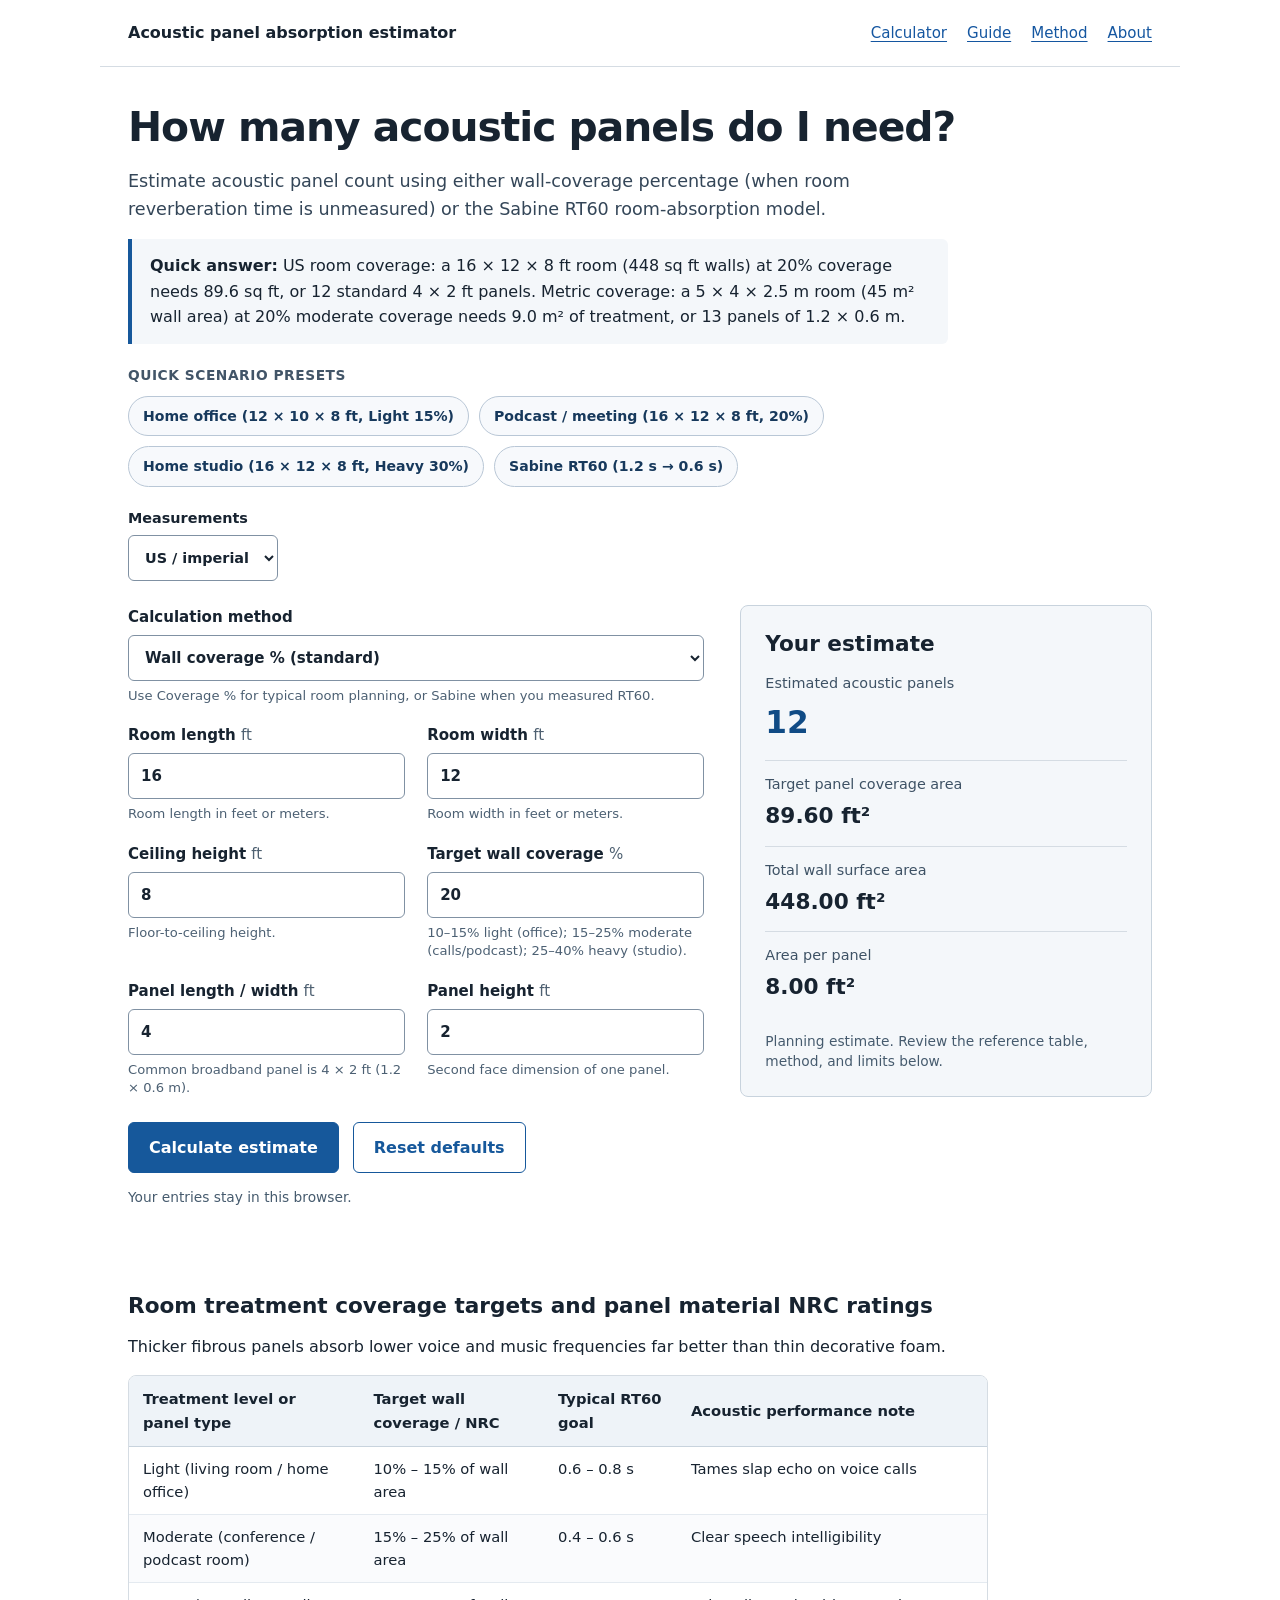
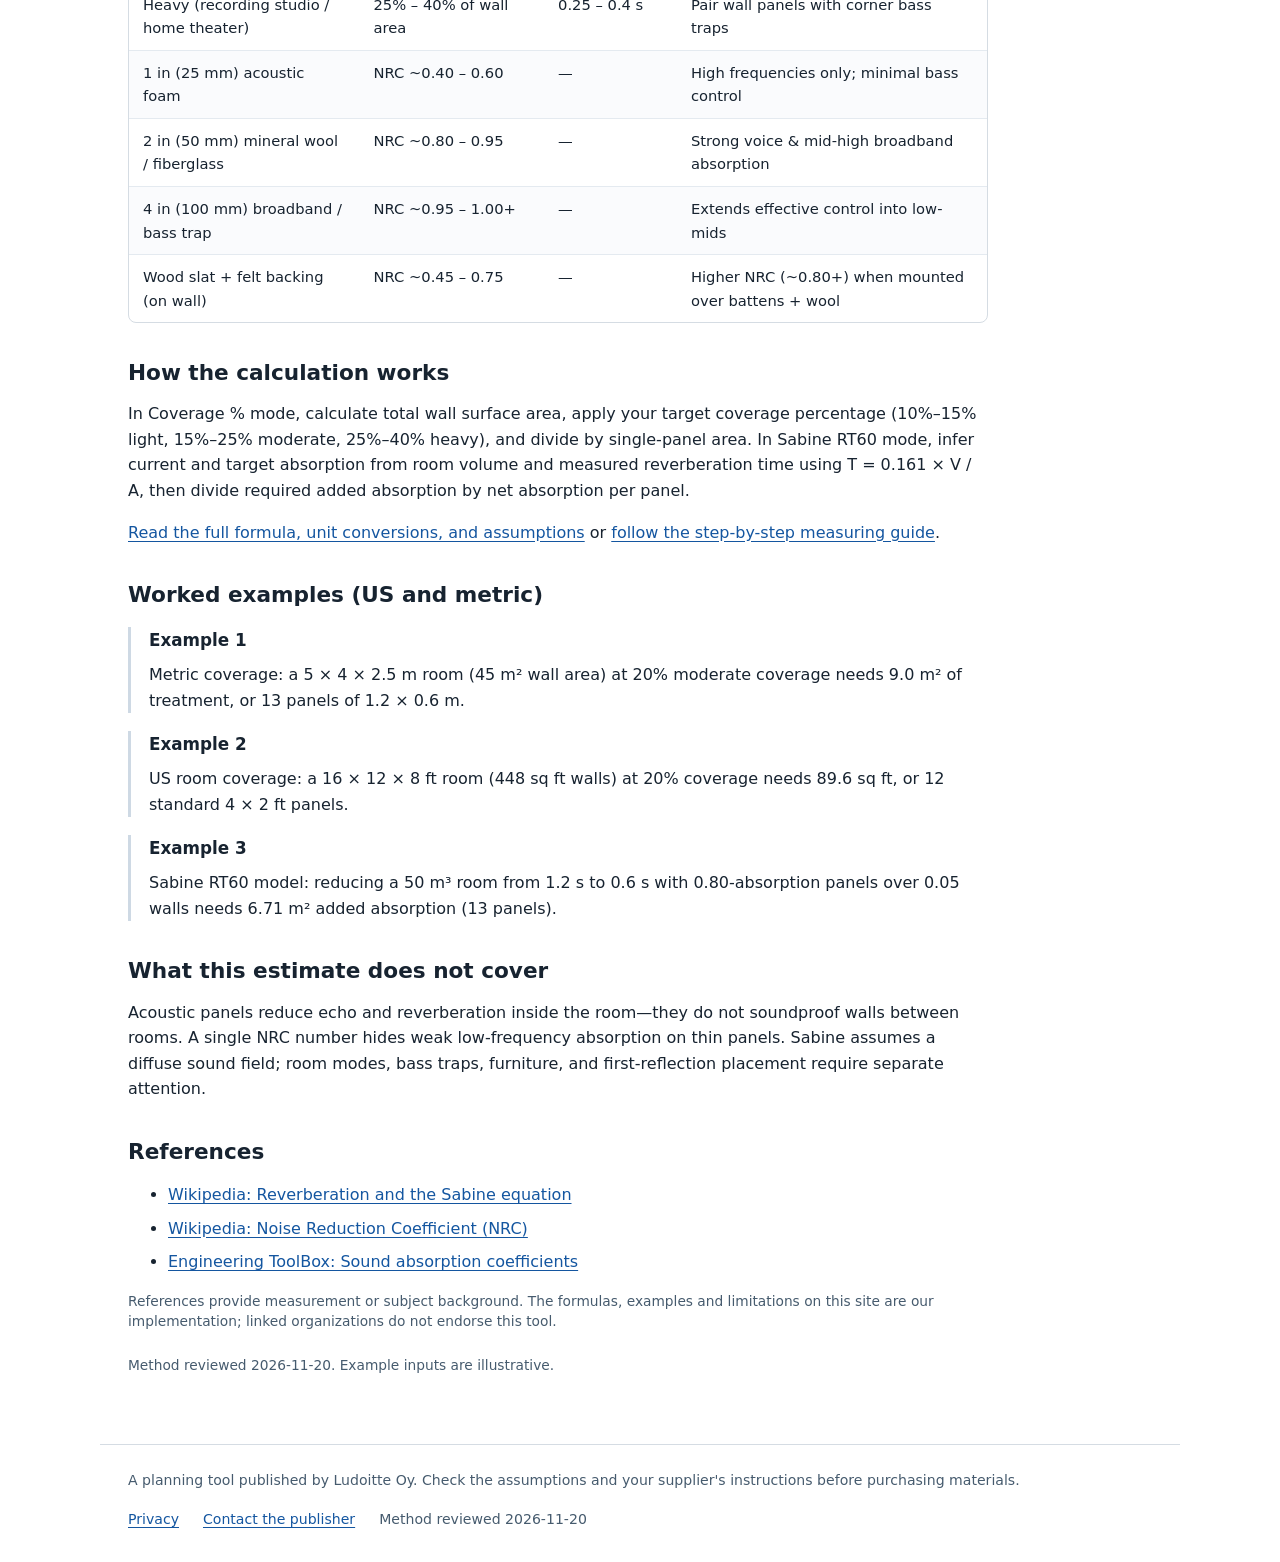
<file: site/index.html>
<!doctype html><html lang="en"><head><meta charset="utf-8"><meta name="viewport" content="width=device-width, initial-scale=1"><meta name="description" content="How many acoustic panels do I need? Estimate panels using room wall-coverage % or the Sabine RT60 model, plus NRC material ratings and placement tips."><meta name="author" content="Ludoitte Oy"><meta name="date" content="2026-11-20"><meta name="robots" content="index,follow"><meta property="og:type" content="website"><meta property="og:title" content="How many acoustic panels do I need?"><meta property="og:description" content="How many acoustic panels do I need? Estimate panels using room wall-coverage % or the Sabine RT60 model, plus NRC material ratings and placement tips."><meta property="og:url" content="https://howmanyacousticpanelsdoineed.com/"><title>How many acoustic panels do I need?</title><link rel="canonical" href="https://howmanyacousticpanelsdoineed.com/"><link rel="alternate" type="text/markdown" href="./llms-full.txt"><link rel="stylesheet" href="./site.css"><script type="application/ld+json">{
  "@context": "https://schema.org",
  "@graph": [
    {
      "@type": "Organization",
      "@id": "https://howmanyacousticpanelsdoineed.com/#organization",
      "name": "Ludoitte Oy",
      "url": "https://howmanyacousticpanelsdoineed.com/about/",
      "email": "kalle.hiitola@ludoitte.com"
    },
    {
      "@type": "WebSite",
      "@id": "https://howmanyacousticpanelsdoineed.com/#website",
      "name": "Acoustic panel absorption estimator",
      "url": "https://howmanyacousticpanelsdoineed.com/"
    },
    {
      "@type": "WebApplication",
      "@id": "https://howmanyacousticpanelsdoineed.com/#page",
      "name": "How many acoustic panels do I need?",
      "url": "https://howmanyacousticpanelsdoineed.com/",
      "description": "How many acoustic panels do I need? Estimate panels using room wall-coverage % or the Sabine RT60 model, plus NRC material ratings and placement tips.",
      "isPartOf": {
        "@id": "https://howmanyacousticpanelsdoineed.com/#website"
      },
      "publisher": {
        "@id": "https://howmanyacousticpanelsdoineed.com/#organization"
      },
      "dateModified": "2026-11-20",
      "applicationCategory": "UtilitiesApplication",
      "operatingSystem": "Web",
      "isAccessibleForFree": true
    }
  ]
}</script></head><body><a class="skip" href="#main">Skip to content</a><header><a class="brand" href="./">Acoustic panel absorption estimator</a><nav aria-label="Main navigation"><a href="./">Calculator</a><a href="./guide/">Guide</a><a href="./method/">Method</a><a href="./about/">About</a></nav></header><main id="main"><h1>How many acoustic panels do I need?</h1><p class="intro">Estimate acoustic panel count using either wall-coverage percentage (when room reverberation time is unmeasured) or the Sabine RT60 room-absorption model.</p><p class="answer-first"><strong>Quick answer:</strong> US room coverage: a 16 × 12 × 8 ft room (448 sq ft walls) at 20% coverage needs 89.6 sq ft, or 12 standard 4 × 2 ft panels. Metric coverage: a 5 × 4 × 2.5 m room (45 m² wall area) at 20% moderate coverage needs 9.0 m² of treatment, or 13 panels of 1.2 × 0.6 m.</p><div class="presets-bar"><p class="presets-label">Quick scenario presets</p><div class="presets"><button type="button" class="preset-btn" data-preset="0" aria-pressed="false">Home office (12 × 10 × 8 ft, Light 15%)</button><button type="button" class="preset-btn" data-preset="1" aria-pressed="false">Podcast / meeting (16 × 12 × 8 ft, 20%)</button><button type="button" class="preset-btn" data-preset="2" aria-pressed="false">Home studio (16 × 12 × 8 ft, Heavy 30%)</button><button type="button" class="preset-btn" data-preset="3" aria-pressed="false">Sabine RT60 (1.2 s → 0.6 s)</button></div></div><div class="controls"><label for="units">Measurements<select id="units"><option value="imperial">US / imperial</option><option value="metric">Metric</option></select></label><label for="currency" hidden>Currency label<select id="currency"><option value="USD">USD</option><option value="EUR">EUR</option><option value="GBP">GBP</option></select></label></div><div class="workspace"><form id="calculator"><div class="fields"><label class="field" data-field="methodMode" for="methodMode"><span>Calculation method</span><select id="methodMode" name="methodMode"><option value="coverage" selected>Wall coverage % (standard)</option><option value="sabine" >Sabine RT60 model (measured)</option></select><small>Use Coverage % for typical room planning, or Sabine when you measured RT60.</small></label><label class="field" data-field="length" for="length"><span>Room length <span class="unit" data-unit="length">m</span></span><input id="length" name="length" type="number" inputmode="decimal" required min="1" step="any" value="5"><small>Room length in feet or meters.</small></label><label class="field" data-field="width" for="width"><span>Room width <span class="unit" data-unit="width">m</span></span><input id="width" name="width" type="number" inputmode="decimal" required min="1" step="any" value="4"><small>Room width in feet or meters.</small></label><label class="field" data-field="height" for="height"><span>Ceiling height <span class="unit" data-unit="height">m</span></span><input id="height" name="height" type="number" inputmode="decimal" required min="1.5" step="any" value="2.5"><small>Floor-to-ceiling height.</small></label><label class="field" data-field="coveragePct" for="coveragePct"><span>Target wall coverage <span class="unit" data-unit="coveragePct">%</span></span><input id="coveragePct" name="coveragePct" type="number" inputmode="decimal" required min="1" step="any" value="20"><small>10–15% light (office); 15–25% moderate (calls/podcast); 25–40% heavy (studio).</small></label><label class="field" data-field="currentRT" for="currentRT"><span>Measured current RT60 <span class="unit" data-unit="currentRT">s</span></span><input id="currentRT" name="currentRT" type="number" inputmode="decimal" required min="0.05" step="any" value="1.2"><small>Measured reverberation decay time in seconds (Sabine mode).</small></label><label class="field" data-field="targetRT" for="targetRT"><span>Target RT60 <span class="unit" data-unit="targetRT">s</span></span><input id="targetRT" name="targetRT" type="number" inputmode="decimal" required min="0.05" step="any" value="0.6"><small>Desired reverberation time—commonly 0.3–0.5 s studio, 0.5–0.7 s office.</small></label><label class="field" data-field="panelWidth" for="panelWidth"><span>Panel length / width <span class="unit" data-unit="panelWidth">m</span></span><input id="panelWidth" name="panelWidth" type="number" inputmode="decimal" required min="0.1" step="any" value="1.2"><small>Common broadband panel is 4 × 2 ft (1.2 × 0.6 m).</small></label><label class="field" data-field="panelHeight" for="panelHeight"><span>Panel height <span class="unit" data-unit="panelHeight">m</span></span><input id="panelHeight" name="panelHeight" type="number" inputmode="decimal" required min="0.1" step="any" value="0.6"><small>Second face dimension of one panel.</small></label><label class="field" data-field="panelAlpha" for="panelAlpha"><span>Panel absorption coefficient (α / NRC) <span class="unit" data-unit="panelAlpha"></span></span><input id="panelAlpha" name="panelAlpha" type="number" inputmode="decimal" required min="0.05" step="any" value="0.8"><small>Typical 2 in mineral wool ≈ 0.80–0.95 (Sabine mode).</small></label><label class="field" data-field="surfaceAlpha" for="surfaceAlpha"><span>Replaced wall absorption coefficient <span class="unit" data-unit="surfaceAlpha"></span></span><input id="surfaceAlpha" name="surfaceAlpha" type="number" inputmode="decimal" required min="0" step="any" value="0.05"><small>Painted drywall/plaster is roughly 0.04–0.05 (Sabine mode).</small></label></div><div class="buttons"><button type="submit">Calculate estimate</button><button type="button" id="reset" class="secondary">Reset defaults</button></div><p class="fine">Your entries stay in this browser.</p><p id="error" class="error" role="alert" tabindex="-1"></p></form><aside class="result-box" aria-labelledby="result-heading"><h2 id="result-heading" tabindex="-1">Your estimate</h2><dl id="results" aria-live="polite"></dl><p class="fine">Planning estimate. Review the reference table, method, and limits below.</p></aside></div><noscript><p>The interactive calculator needs JavaScript. The quick answer, reference table, formula summary, and worked examples below remain readable without JavaScript.</p></noscript><section class="prose"><h2>Room treatment coverage targets and panel material NRC ratings</h2><p>Thicker fibrous panels absorb lower voice and music frequencies far better than thin decorative foam.</p><div class="table-wrap"><table><thead><tr><th scope="col">Treatment level or panel type</th><th scope="col">Target wall coverage / NRC</th><th scope="col">Typical RT60 goal</th><th scope="col">Acoustic performance note</th></tr></thead><tbody><tr><td>Light (living room / home office)</td><td>10% – 15% of wall area</td><td>0.6 – 0.8 s</td><td>Tames slap echo on voice calls</td></tr><tr><td>Moderate (conference / podcast room)</td><td>15% – 25% of wall area</td><td>0.4 – 0.6 s</td><td>Clear speech intelligibility</td></tr><tr><td>Heavy (recording studio / home theater)</td><td>25% – 40% of wall area</td><td>0.25 – 0.4 s</td><td>Pair wall panels with corner bass traps</td></tr><tr><td>1 in (25 mm) acoustic foam</td><td>NRC ~0.40 – 0.60</td><td>—</td><td>High frequencies only; minimal bass control</td></tr><tr><td>2 in (50 mm) mineral wool / fiberglass</td><td>NRC ~0.80 – 0.95</td><td>—</td><td>Strong voice &amp; mid-high broadband absorption</td></tr><tr><td>4 in (100 mm) broadband / bass trap</td><td>NRC ~0.95 – 1.00+</td><td>—</td><td>Extends effective control into low-mids</td></tr><tr><td>Wood slat + felt backing (on wall)</td><td>NRC ~0.45 – 0.75</td><td>—</td><td>Higher NRC (~0.80+) when mounted over battens + wool</td></tr></tbody></table></div></section><section class="prose"><h2>How the calculation works</h2><p>In Coverage % mode, calculate total wall surface area, apply your target coverage percentage (10%–15% light, 15%–25% moderate, 25%–40% heavy), and divide by single-panel area. In Sabine RT60 mode, infer current and target absorption from room volume and measured reverberation time using T = 0.161 × V / A, then divide required added absorption by net absorption per panel.</p><p><a href="method/">Read the full formula, unit conversions, and assumptions</a> or <a href="guide/">follow the step-by-step measuring guide</a>.</p></section><section class="prose"><h2>Worked examples (US and metric)</h2><div class="example"><h3>Example 1</h3><p>Metric coverage: a 5 × 4 × 2.5 m room (45 m² wall area) at 20% moderate coverage needs 9.0 m² of treatment, or 13 panels of 1.2 × 0.6 m.</p></div><div class="example"><h3>Example 2</h3><p>US room coverage: a 16 × 12 × 8 ft room (448 sq ft walls) at 20% coverage needs 89.6 sq ft, or 12 standard 4 × 2 ft panels.</p></div><div class="example"><h3>Example 3</h3><p>Sabine RT60 model: reducing a 50 m³ room from 1.2 s to 0.6 s with 0.80-absorption panels over 0.05 walls needs 6.71 m² added absorption (13 panels).</p></div></section><section class="prose"><h2>What this estimate does not cover</h2><p>Acoustic panels reduce echo and reverberation inside the room—they do not soundproof walls between rooms. A single NRC number hides weak low-frequency absorption on thin panels. Sabine assumes a diffuse sound field; room modes, bass traps, furniture, and first-reflection placement require separate attention.</p></section><section class="prose"><h2>References</h2><ul><li><a href="https://en.wikipedia.org/wiki/Reverberation" rel="noopener">Wikipedia: Reverberation and the Sabine equation</a></li><li><a href="https://en.wikipedia.org/wiki/Noise_reduction_coefficient" rel="noopener">Wikipedia: Noise Reduction Coefficient (NRC)</a></li><li><a href="https://www.engineeringtoolbox.com/accoustic-sound-absorption-d_68.html" rel="noopener">Engineering ToolBox: Sound absorption coefficients</a></li></ul><p class="fine">References provide measurement or subject background. The formulas, examples and limitations on this site are our implementation; linked organizations do not endorse this tool.</p></section><p class="updated"><time datetime="2026-11-20">Method reviewed 2026-11-20</time>. Example inputs are illustrative.</p><script id="topic-data" type="application/json">{"id":"P12","title":"Acoustic panel absorption estimator","query":"how many acoustic panels do i need","domain":"howmanyacousticpanelsdoineed.com","descriptions":{"home":"How many acoustic panels do I need? Estimate panels using room wall-coverage % or the Sabine RT60 model, plus NRC material ratings and placement tips.","method":"Wall-coverage percentage and Sabine reverberation-time (T = 0.161 V / A) equations, absorption assumptions, unit conversions, and acoustic limits.","about":"Editorial responsibility, measurement review date, privacy notice, and commercial disclosure for the Acoustic panel absorption estimator by Ludoitte Oy."},"intro":"Estimate acoustic panel count using either wall-coverage percentage (when room reverberation time is unmeasured) or the Sabine RT60 room-absorption model.","formula":"Coverage mode: Panels = ceiling((2 × (L + W) × H × coverage% / 100) / (panel W × panel H)). Sabine mode: ΔA = 0.161 × V × (1 / T_target − 1 / T_current); Panels = ceiling(ΔA / (panel area × (α_panel − α_surface))).","method":"In Coverage % mode, calculate total wall surface area, apply your target coverage percentage (10%–15% light, 15%–25% moderate, 25%–40% heavy), and divide by single-panel area. In Sabine RT60 mode, infer current and target absorption from room volume and measured reverberation time using T = 0.161 × V / A, then divide required added absorption by net absorption per panel.","rounding":"Lengths convert at 0.3048 m per foot, areas at 0.092903 m² per square foot, and volumes at 0.0283168 m³ per cubic foot. Estimated panel counts always round up to whole panels.","limits":"Acoustic panels reduce echo and reverberation inside the room—they do not soundproof walls between rooms. A single NRC number hides weak low-frequency absorption on thin panels. Sabine assumes a diffuse sound field; room modes, bass traps, furniture, and first-reflection placement require separate attention.","sources":[{"label":"Wikipedia: Reverberation and the Sabine equation","url":"https://en.wikipedia.org/wiki/Reverberation"},{"label":"Wikipedia: Noise Reduction Coefficient (NRC)","url":"https://en.wikipedia.org/wiki/Noise_reduction_coefficient"},{"label":"Engineering ToolBox: Sound absorption coefficients","url":"https://www.engineeringtoolbox.com/accoustic-sound-absorption-d_68.html"}],"fields":[{"id":"methodMode","label":"Calculation method","value":"coverage","options":[["coverage","Wall coverage % (standard)"],["sabine","Sabine RT60 model (measured)"]],"help":"Use Coverage % for typical room planning, or Sabine when you measured RT60.","type":"select"},{"id":"length","label":"Room length","value":5,"unit":"m","min":1,"help":"Room length in feet or meters.","type":"number"},{"id":"width","label":"Room width","value":4,"unit":"m","min":1,"help":"Room width in feet or meters.","type":"number"},{"id":"height","label":"Ceiling height","value":2.5,"unit":"m","min":1.5,"help":"Floor-to-ceiling height.","type":"number"},{"id":"coveragePct","label":"Target wall coverage","value":20,"unit":"%","min":1,"help":"10–15% light (office); 15–25% moderate (calls/podcast); 25–40% heavy (studio).","type":"number"},{"id":"currentRT","label":"Measured current RT60","value":1.2,"unit":"s","min":0.05,"help":"Measured reverberation decay time in seconds (Sabine mode).","type":"number"},{"id":"targetRT","label":"Target RT60","value":0.6,"unit":"s","min":0.05,"help":"Desired reverberation time—commonly 0.3–0.5 s studio, 0.5–0.7 s office.","type":"number"},{"id":"panelWidth","label":"Panel length / width","value":1.2,"unit":"m","min":0.1,"help":"Common broadband panel is 4 × 2 ft (1.2 × 0.6 m).","type":"number"},{"id":"panelHeight","label":"Panel height","value":0.6,"unit":"m","min":0.1,"help":"Second face dimension of one panel.","type":"number"},{"id":"panelAlpha","label":"Panel absorption coefficient (α / NRC)","value":0.8,"unit":"","min":0.05,"help":"Typical 2 in mineral wool ≈ 0.80–0.95 (Sabine mode).","type":"number"},{"id":"surfaceAlpha","label":"Replaced wall absorption coefficient","value":0.05,"unit":"","min":0,"help":"Painted drywall/plaster is roughly 0.04–0.05 (Sabine mode).","type":"number"}],"imperial":{"methodMode":"coverage","length":16,"width":12,"height":8,"coveragePct":20,"currentRT":1.2,"targetRT":0.6,"panelWidth":4,"panelHeight":2,"panelAlpha":0.8,"surfaceAlpha":0.05},"presets":[{"label":"Home office (12 × 10 × 8 ft, Light 15%)","imperial":{"methodMode":"coverage","length":12,"width":10,"height":8,"coveragePct":15,"currentRT":1,"targetRT":0.6,"panelWidth":4,"panelHeight":2,"panelAlpha":0.8,"surfaceAlpha":0.05},"metric":{"methodMode":"coverage","length":3.7,"width":3,"height":2.4,"coveragePct":15,"currentRT":1,"targetRT":0.6,"panelWidth":1.2,"panelHeight":0.6,"panelAlpha":0.8,"surfaceAlpha":0.05}},{"label":"Podcast / meeting (16 × 12 × 8 ft, 20%)","imperial":{"methodMode":"coverage","length":16,"width":12,"height":8,"coveragePct":20,"currentRT":1.2,"targetRT":0.5,"panelWidth":4,"panelHeight":2,"panelAlpha":0.8,"surfaceAlpha":0.05},"metric":{"methodMode":"coverage","length":5,"width":4,"height":2.5,"coveragePct":20,"currentRT":1.2,"targetRT":0.5,"panelWidth":1.2,"panelHeight":0.6,"panelAlpha":0.8,"surfaceAlpha":0.05}},{"label":"Home studio (16 × 12 × 8 ft, Heavy 30%)","imperial":{"methodMode":"coverage","length":16,"width":12,"height":8,"coveragePct":30,"currentRT":1.2,"targetRT":0.35,"panelWidth":4,"panelHeight":2,"panelAlpha":0.95,"surfaceAlpha":0.05},"metric":{"methodMode":"coverage","length":5,"width":4,"height":2.5,"coveragePct":30,"currentRT":1.2,"targetRT":0.35,"panelWidth":1.2,"panelHeight":0.6,"panelAlpha":0.95,"surfaceAlpha":0.05}},{"label":"Sabine RT60 (1.2 s → 0.6 s)","imperial":{"methodMode":"sabine","length":16,"width":12,"height":8,"coveragePct":20,"currentRT":1.2,"targetRT":0.6,"panelWidth":4,"panelHeight":2,"panelAlpha":0.8,"surfaceAlpha":0.05},"metric":{"methodMode":"sabine","length":5,"width":4,"height":2.5,"coveragePct":20,"currentRT":1.2,"targetRT":0.6,"panelWidth":1.2,"panelHeight":0.6,"panelAlpha":0.8,"surfaceAlpha":0.05}}],"referenceTable":{"heading":"Room treatment coverage targets and panel material NRC ratings","intro":"Thicker fibrous panels absorb lower voice and music frequencies far better than thin decorative foam.","headers":["Treatment level or panel type","Target wall coverage / NRC","Typical RT60 goal","Acoustic performance note"],"rows":[["Light (living room / home office)","10% – 15% of wall area","0.6 – 0.8 s","Tames slap echo on voice calls"],["Moderate (conference / podcast room)","15% – 25% of wall area","0.4 – 0.6 s","Clear speech intelligibility"],["Heavy (recording studio / home theater)","25% – 40% of wall area","0.25 – 0.4 s","Pair wall panels with corner bass traps"],["1 in (25 mm) acoustic foam","NRC ~0.40 – 0.60","—","High frequencies only; minimal bass control"],["2 in (50 mm) mineral wool / fiberglass","NRC ~0.80 – 0.95","—","Strong voice & mid-high broadband absorption"],["4 in (100 mm) broadband / bass trap","NRC ~0.95 – 1.00+","—","Extends effective control into low-mids"],["Wood slat + felt backing (on wall)","NRC ~0.45 – 0.75","—","Higher NRC (~0.80+) when mounted over battens + wool"]]},"examples":[{"input":{},"expect":[13,9,45,0.72],"note":"Metric coverage: a 5 × 4 × 2.5 m room (45 m² wall area) at 20% moderate coverage needs 9.0 m² of treatment, or 13 panels of 1.2 × 0.6 m."},{"input":{"methodMode":"coverage","length":4.8768,"width":3.6576,"height":2.4384,"coveragePct":20,"panelWidth":1.2192,"panelHeight":0.6096},"expect":[12,8.324112384,41.62056192,0.74322432],"note":"US room coverage: a 16 × 12 × 8 ft room (448 sq ft walls) at 20% coverage needs 89.6 sq ft, or 12 standard 4 × 2 ft panels."},{"input":{"methodMode":"sabine"},"expect":[13,6.708333333333334,0.54,50],"note":"Sabine RT60 model: reducing a 50 m³ room from 1.2 s to 0.6 s with 0.80-absorption panels over 0.05 walls needs 6.71 m² added absorption (13 panels)."}]}</script><script type="module" src="site.js"></script></main><footer><p>A planning tool published by Ludoitte Oy. Check the assumptions and your supplier's instructions before purchasing materials.</p><p class="footer-links"><a href="./about/#privacy">Privacy</a><a href="mailto:kalle.hiitola@ludoitte.com">Contact the publisher</a><span>Method reviewed 2026-11-20</span></p></footer></body></html>
</file>
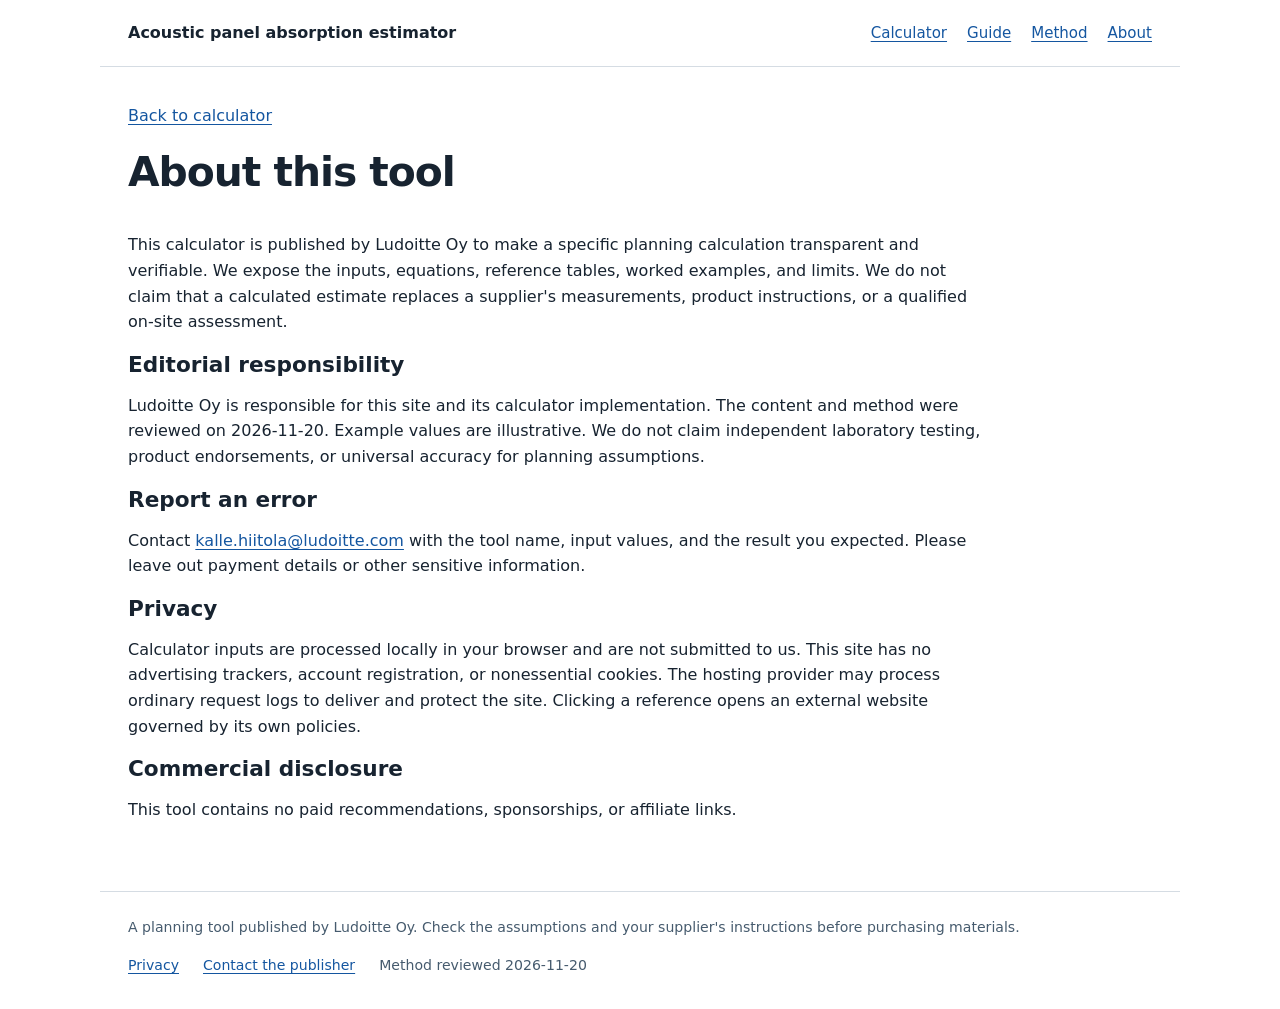
<file: site/about/index.html>
<!doctype html><html lang="en"><head><meta charset="utf-8"><meta name="viewport" content="width=device-width, initial-scale=1"><meta name="description" content="Editorial responsibility, measurement review date, privacy notice, and commercial disclosure for the Acoustic panel absorption estimator by Ludoitte Oy."><meta name="author" content="Ludoitte Oy"><meta name="date" content="2026-11-20"><meta name="robots" content="index,follow"><meta property="og:type" content="website"><meta property="og:title" content="About the acoustic panel absorption estimator"><meta property="og:description" content="Editorial responsibility, measurement review date, privacy notice, and commercial disclosure for the Acoustic panel absorption estimator by Ludoitte Oy."><meta property="og:url" content="https://howmanyacousticpanelsdoineed.com/about/"><title>About the acoustic panel absorption estimator</title><link rel="canonical" href="https://howmanyacousticpanelsdoineed.com/about/"><link rel="alternate" type="text/markdown" href="../llms-full.txt"><link rel="stylesheet" href="../site.css"><script type="application/ld+json">{
  "@context": "https://schema.org",
  "@graph": [
    {
      "@type": "Organization",
      "@id": "https://howmanyacousticpanelsdoineed.com/#organization",
      "name": "Ludoitte Oy",
      "url": "https://howmanyacousticpanelsdoineed.com/about/",
      "email": "kalle.hiitola@ludoitte.com"
    },
    {
      "@type": "WebSite",
      "@id": "https://howmanyacousticpanelsdoineed.com/#website",
      "name": "Acoustic panel absorption estimator",
      "url": "https://howmanyacousticpanelsdoineed.com/"
    },
    {
      "@type": "WebPage",
      "@id": "https://howmanyacousticpanelsdoineed.com/about/#page",
      "name": "About the acoustic panel absorption estimator",
      "url": "https://howmanyacousticpanelsdoineed.com/about/",
      "description": "Editorial responsibility, measurement review date, privacy notice, and commercial disclosure for the Acoustic panel absorption estimator by Ludoitte Oy.",
      "isPartOf": {
        "@id": "https://howmanyacousticpanelsdoineed.com/#website"
      },
      "publisher": {
        "@id": "https://howmanyacousticpanelsdoineed.com/#organization"
      },
      "dateModified": "2026-11-20"
    }
  ]
}</script></head><body><a class="skip" href="#main">Skip to content</a><header><a class="brand" href="../">Acoustic panel absorption estimator</a><nav aria-label="Main navigation"><a href="../">Calculator</a><a href="../guide/">Guide</a><a href="../method/">Method</a><a href="../about/">About</a></nav></header><main id="main"><p class="back"><a href="../">Back to calculator</a></p><h1>About this tool</h1><section class="prose"><p>This calculator is published by Ludoitte Oy to make a specific planning calculation transparent and verifiable. We expose the inputs, equations, reference tables, worked examples, and limits. We do not claim that a calculated estimate replaces a supplier's measurements, product instructions, or a qualified on-site assessment.</p><h2>Editorial responsibility</h2><p>Ludoitte Oy is responsible for this site and its calculator implementation. The content and method were reviewed on <time datetime="2026-11-20">2026-11-20</time>. Example values are illustrative. We do not claim independent laboratory testing, product endorsements, or universal accuracy for planning assumptions.</p><h2>Report an error</h2><p>Contact <a href="mailto:kalle.hiitola@ludoitte.com">kalle.hiitola@ludoitte.com</a> with the tool name, input values, and the result you expected. Please leave out payment details or other sensitive information.</p><h2 id="privacy">Privacy</h2><p>Calculator inputs are processed locally in your browser and are not submitted to us. This site has no advertising trackers, account registration, or nonessential cookies. The hosting provider may process ordinary request logs to deliver and protect the site. Clicking a reference opens an external website governed by its own policies.</p><h2>Commercial disclosure</h2><p>This tool contains no paid recommendations, sponsorships, or affiliate links.</p></section></main><footer><p>A planning tool published by Ludoitte Oy. Check the assumptions and your supplier's instructions before purchasing materials.</p><p class="footer-links"><a href="../about/#privacy">Privacy</a><a href="mailto:kalle.hiitola@ludoitte.com">Contact the publisher</a><span>Method reviewed 2026-11-20</span></p></footer></body></html>
</file>
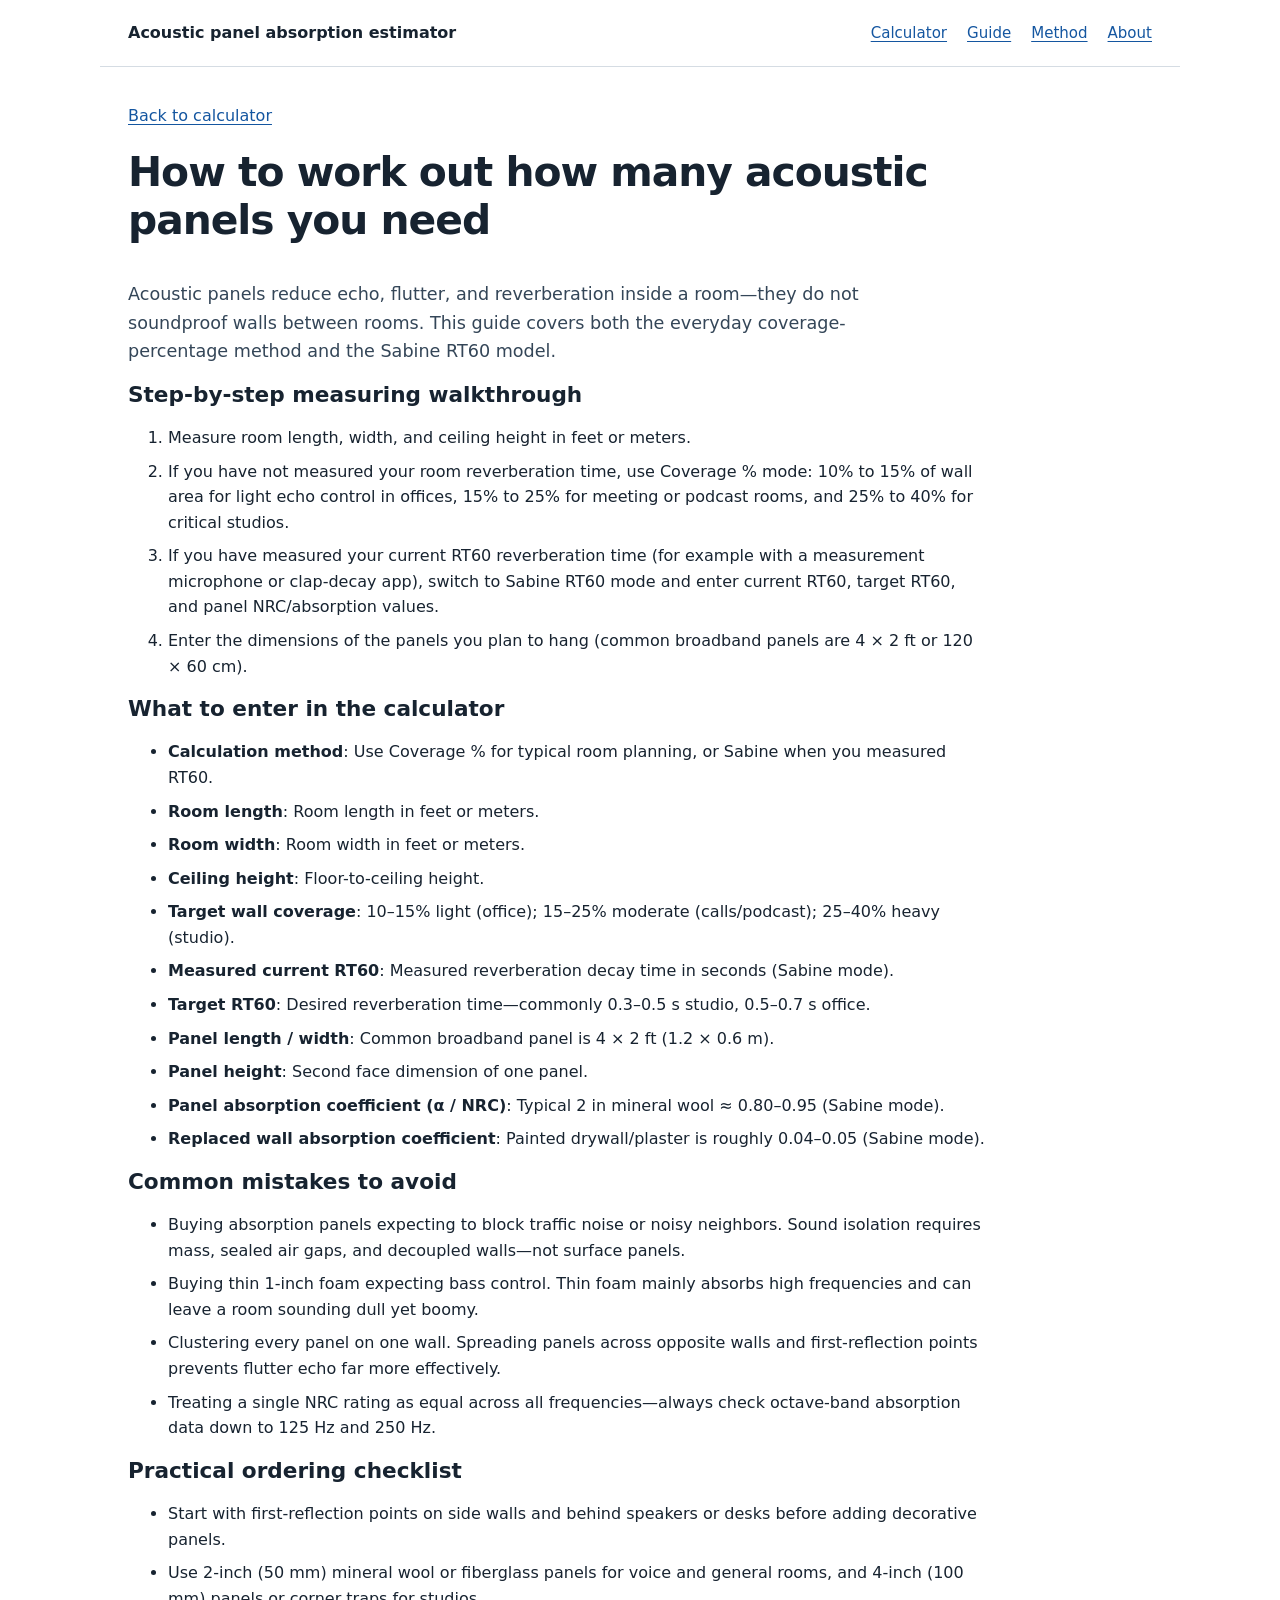
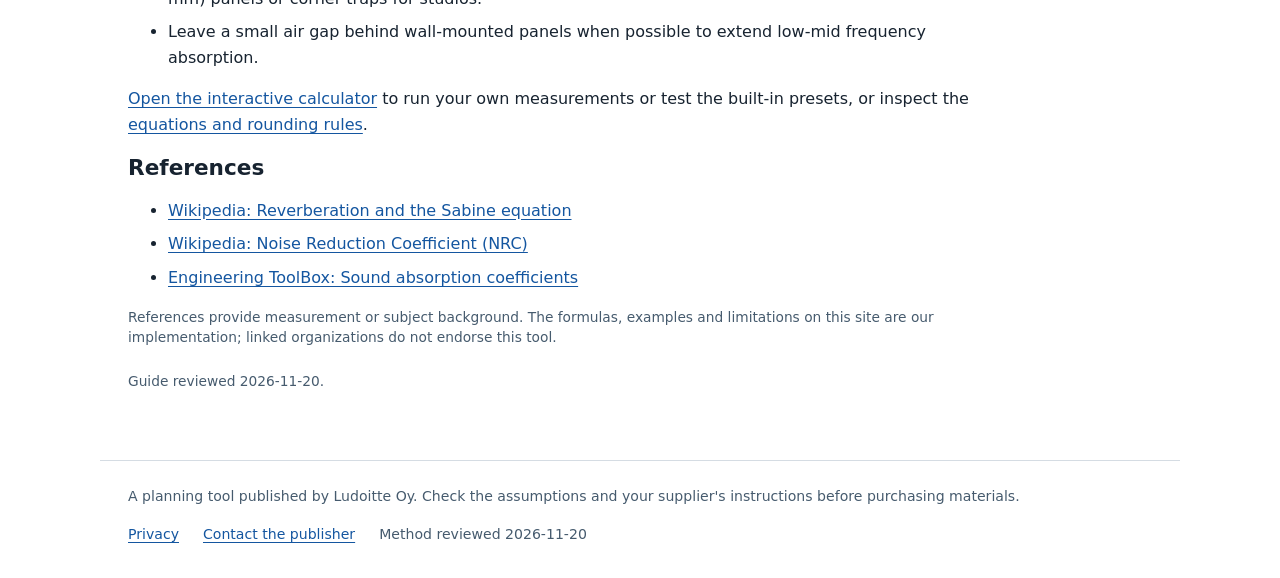
<file: site/guide/index.html>
<!doctype html><html lang="en"><head><meta charset="utf-8"><meta name="viewport" content="width=device-width, initial-scale=1"><meta name="description" content="Step-by-step guide to estimating acoustic panel counts using wall-coverage percentages or Sabine RT60 targets, material NRC ratings, and reflection placement."><meta name="author" content="Ludoitte Oy"><meta name="date" content="2026-11-20"><meta name="robots" content="index,follow"><meta property="og:type" content="website"><meta property="og:title" content="How to work out how many acoustic panels you need"><meta property="og:description" content="Step-by-step guide to estimating acoustic panel counts using wall-coverage percentages or Sabine RT60 targets, material NRC ratings, and reflection placement."><meta property="og:url" content="https://howmanyacousticpanelsdoineed.com/guide/"><title>How to work out how many acoustic panels you need</title><link rel="canonical" href="https://howmanyacousticpanelsdoineed.com/guide/"><link rel="alternate" type="text/markdown" href="../llms-full.txt"><link rel="stylesheet" href="../site.css"><script type="application/ld+json">{
  "@context": "https://schema.org",
  "@graph": [
    {
      "@type": "Organization",
      "@id": "https://howmanyacousticpanelsdoineed.com/#organization",
      "name": "Ludoitte Oy",
      "url": "https://howmanyacousticpanelsdoineed.com/about/",
      "email": "kalle.hiitola@ludoitte.com"
    },
    {
      "@type": "WebSite",
      "@id": "https://howmanyacousticpanelsdoineed.com/#website",
      "name": "Acoustic panel absorption estimator",
      "url": "https://howmanyacousticpanelsdoineed.com/"
    },
    {
      "@type": "WebPage",
      "@id": "https://howmanyacousticpanelsdoineed.com/guide/#page",
      "name": "How to work out how many acoustic panels you need",
      "url": "https://howmanyacousticpanelsdoineed.com/guide/",
      "description": "Step-by-step guide to estimating acoustic panel counts using wall-coverage percentages or Sabine RT60 targets, material NRC ratings, and reflection placement.",
      "isPartOf": {
        "@id": "https://howmanyacousticpanelsdoineed.com/#website"
      },
      "publisher": {
        "@id": "https://howmanyacousticpanelsdoineed.com/#organization"
      },
      "dateModified": "2026-11-20"
    }
  ]
}</script></head><body><a class="skip" href="#main">Skip to content</a><header><a class="brand" href="../">Acoustic panel absorption estimator</a><nav aria-label="Main navigation"><a href="../">Calculator</a><a href="../guide/">Guide</a><a href="../method/">Method</a><a href="../about/">About</a></nav></header><main id="main"><p class="back"><a href="../">Back to calculator</a></p><h1>How to work out how many acoustic panels you need</h1><section class="prose"><p class="intro">Acoustic panels reduce echo, flutter, and reverberation inside a room—they do not soundproof walls between rooms. This guide covers both the everyday coverage-percentage method and the Sabine RT60 model.</p><h2>Step-by-step measuring walkthrough</h2><ol><li>Measure room length, width, and ceiling height in feet or meters.</li><li>If you have not measured your room reverberation time, use Coverage % mode: 10% to 15% of wall area for light echo control in offices, 15% to 25% for meeting or podcast rooms, and 25% to 40% for critical studios.</li><li>If you have measured your current RT60 reverberation time (for example with a measurement microphone or clap-decay app), switch to Sabine RT60 mode and enter current RT60, target RT60, and panel NRC/absorption values.</li><li>Enter the dimensions of the panels you plan to hang (common broadband panels are 4 × 2 ft or 120 × 60 cm).</li></ol><h2>What to enter in the calculator</h2><ul><li><strong>Calculation method</strong>: Use Coverage % for typical room planning, or Sabine when you measured RT60.</li><li><strong>Room length</strong>: Room length in feet or meters.</li><li><strong>Room width</strong>: Room width in feet or meters.</li><li><strong>Ceiling height</strong>: Floor-to-ceiling height.</li><li><strong>Target wall coverage</strong>: 10–15% light (office); 15–25% moderate (calls/podcast); 25–40% heavy (studio).</li><li><strong>Measured current RT60</strong>: Measured reverberation decay time in seconds (Sabine mode).</li><li><strong>Target RT60</strong>: Desired reverberation time—commonly 0.3–0.5 s studio, 0.5–0.7 s office.</li><li><strong>Panel length / width</strong>: Common broadband panel is 4 × 2 ft (1.2 × 0.6 m).</li><li><strong>Panel height</strong>: Second face dimension of one panel.</li><li><strong>Panel absorption coefficient (α / NRC)</strong>: Typical 2 in mineral wool ≈ 0.80–0.95 (Sabine mode).</li><li><strong>Replaced wall absorption coefficient</strong>: Painted drywall/plaster is roughly 0.04–0.05 (Sabine mode).</li></ul><h2>Common mistakes to avoid</h2><ul><li>Buying absorption panels expecting to block traffic noise or noisy neighbors. Sound isolation requires mass, sealed air gaps, and decoupled walls—not surface panels.</li><li>Buying thin 1-inch foam expecting bass control. Thin foam mainly absorbs high frequencies and can leave a room sounding dull yet boomy.</li><li>Clustering every panel on one wall. Spreading panels across opposite walls and first-reflection points prevents flutter echo far more effectively.</li><li>Treating a single NRC rating as equal across all frequencies—always check octave-band absorption data down to 125 Hz and 250 Hz.</li></ul><h2>Practical ordering checklist</h2><ul><li>Start with first-reflection points on side walls and behind speakers or desks before adding decorative panels.</li><li>Use 2-inch (50 mm) mineral wool or fiberglass panels for voice and general rooms, and 4-inch (100 mm) panels or corner traps for studios.</li><li>Leave a small air gap behind wall-mounted panels when possible to extend low-mid frequency absorption.</li></ul><p><a href="../">Open the interactive calculator</a> to run your own measurements or test the built-in presets, or inspect the <a href="../method/">equations and rounding rules</a>.</p><h2>References</h2><ul><li><a href="https://en.wikipedia.org/wiki/Reverberation" rel="noopener">Wikipedia: Reverberation and the Sabine equation</a></li><li><a href="https://en.wikipedia.org/wiki/Noise_reduction_coefficient" rel="noopener">Wikipedia: Noise Reduction Coefficient (NRC)</a></li><li><a href="https://www.engineeringtoolbox.com/accoustic-sound-absorption-d_68.html" rel="noopener">Engineering ToolBox: Sound absorption coefficients</a></li></ul><p class="fine">References provide measurement or subject background. The formulas, examples and limitations on this site are our implementation; linked organizations do not endorse this tool.</p><p class="updated"><time datetime="2026-11-20">Guide reviewed 2026-11-20</time>.</p></section></main><footer><p>A planning tool published by Ludoitte Oy. Check the assumptions and your supplier's instructions before purchasing materials.</p><p class="footer-links"><a href="../about/#privacy">Privacy</a><a href="mailto:kalle.hiitola@ludoitte.com">Contact the publisher</a><span>Method reviewed 2026-11-20</span></p></footer></body></html>
</file>
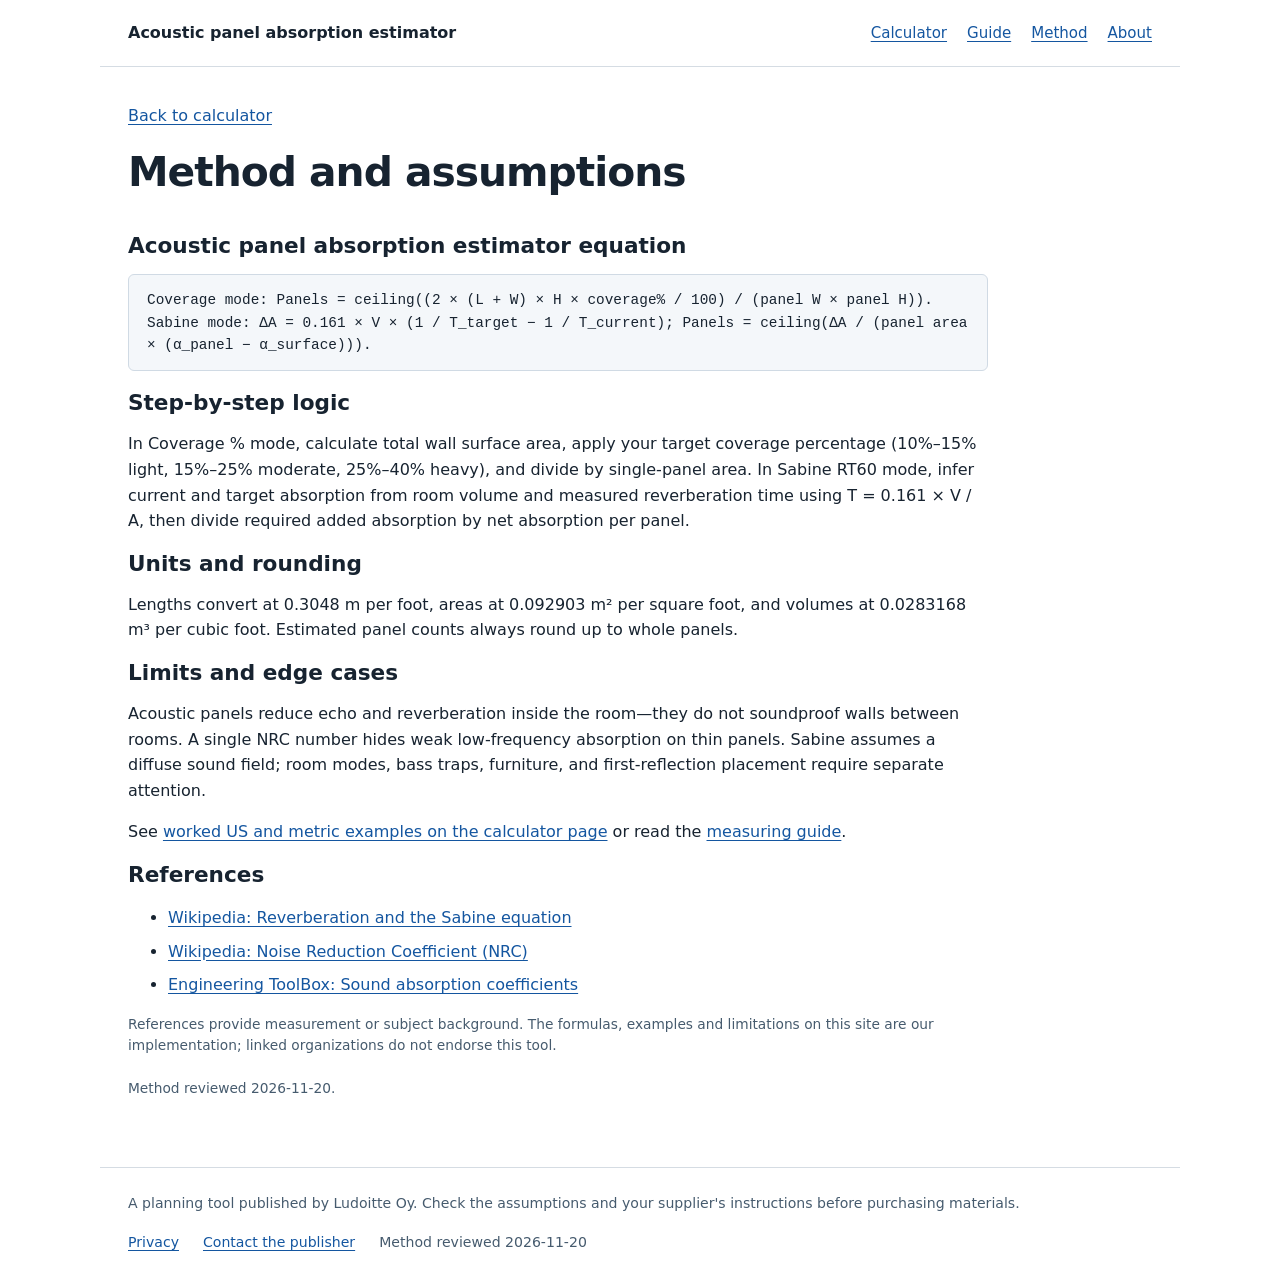
<file: site/method/index.html>
<!doctype html><html lang="en"><head><meta charset="utf-8"><meta name="viewport" content="width=device-width, initial-scale=1"><meta name="description" content="Wall-coverage percentage and Sabine reverberation-time (T = 0.161 V / A) equations, absorption assumptions, unit conversions, and acoustic limits."><meta name="author" content="Ludoitte Oy"><meta name="date" content="2026-11-20"><meta name="robots" content="index,follow"><meta property="og:type" content="website"><meta property="og:title" content="Acoustic panel absorption estimator: method and assumptions"><meta property="og:description" content="Wall-coverage percentage and Sabine reverberation-time (T = 0.161 V / A) equations, absorption assumptions, unit conversions, and acoustic limits."><meta property="og:url" content="https://howmanyacousticpanelsdoineed.com/method/"><title>Acoustic panel absorption estimator: method and assumptions</title><link rel="canonical" href="https://howmanyacousticpanelsdoineed.com/method/"><link rel="alternate" type="text/markdown" href="../llms-full.txt"><link rel="stylesheet" href="../site.css"><script type="application/ld+json">{
  "@context": "https://schema.org",
  "@graph": [
    {
      "@type": "Organization",
      "@id": "https://howmanyacousticpanelsdoineed.com/#organization",
      "name": "Ludoitte Oy",
      "url": "https://howmanyacousticpanelsdoineed.com/about/",
      "email": "kalle.hiitola@ludoitte.com"
    },
    {
      "@type": "WebSite",
      "@id": "https://howmanyacousticpanelsdoineed.com/#website",
      "name": "Acoustic panel absorption estimator",
      "url": "https://howmanyacousticpanelsdoineed.com/"
    },
    {
      "@type": "WebPage",
      "@id": "https://howmanyacousticpanelsdoineed.com/method/#page",
      "name": "Acoustic panel absorption estimator: method and assumptions",
      "url": "https://howmanyacousticpanelsdoineed.com/method/",
      "description": "Wall-coverage percentage and Sabine reverberation-time (T = 0.161 V / A) equations, absorption assumptions, unit conversions, and acoustic limits.",
      "isPartOf": {
        "@id": "https://howmanyacousticpanelsdoineed.com/#website"
      },
      "publisher": {
        "@id": "https://howmanyacousticpanelsdoineed.com/#organization"
      },
      "dateModified": "2026-11-20"
    }
  ]
}</script></head><body><a class="skip" href="#main">Skip to content</a><header><a class="brand" href="../">Acoustic panel absorption estimator</a><nav aria-label="Main navigation"><a href="../">Calculator</a><a href="../guide/">Guide</a><a href="../method/">Method</a><a href="../about/">About</a></nav></header><main id="main"><p class="back"><a href="../">Back to calculator</a></p><h1>Method and assumptions</h1><section class="prose"><h2>Acoustic panel absorption estimator equation</h2><div class="formula-box">Coverage mode: Panels = ceiling((2 × (L + W) × H × coverage% / 100) / (panel W × panel H)). Sabine mode: ΔA = 0.161 × V × (1 / T_target − 1 / T_current); Panels = ceiling(ΔA / (panel area × (α_panel − α_surface))).</div><h2>Step-by-step logic</h2><p>In Coverage % mode, calculate total wall surface area, apply your target coverage percentage (10%–15% light, 15%–25% moderate, 25%–40% heavy), and divide by single-panel area. In Sabine RT60 mode, infer current and target absorption from room volume and measured reverberation time using T = 0.161 × V / A, then divide required added absorption by net absorption per panel.</p><h2>Units and rounding</h2><p>Lengths convert at 0.3048 m per foot, areas at 0.092903 m² per square foot, and volumes at 0.0283168 m³ per cubic foot. Estimated panel counts always round up to whole panels.</p><h2>Limits and edge cases</h2><p>Acoustic panels reduce echo and reverberation inside the room—they do not soundproof walls between rooms. A single NRC number hides weak low-frequency absorption on thin panels. Sabine assumes a diffuse sound field; room modes, bass traps, furniture, and first-reflection placement require separate attention.</p><p>See <a href="../">worked US and metric examples on the calculator page</a> or read the <a href="../guide/">measuring guide</a>.</p><h2>References</h2><ul><li><a href="https://en.wikipedia.org/wiki/Reverberation" rel="noopener">Wikipedia: Reverberation and the Sabine equation</a></li><li><a href="https://en.wikipedia.org/wiki/Noise_reduction_coefficient" rel="noopener">Wikipedia: Noise Reduction Coefficient (NRC)</a></li><li><a href="https://www.engineeringtoolbox.com/accoustic-sound-absorption-d_68.html" rel="noopener">Engineering ToolBox: Sound absorption coefficients</a></li></ul><p class="fine">References provide measurement or subject background. The formulas, examples and limitations on this site are our implementation; linked organizations do not endorse this tool.</p><p class="updated"><time datetime="2026-11-20">Method reviewed 2026-11-20</time>.</p></section></main><footer><p>A planning tool published by Ludoitte Oy. Check the assumptions and your supplier's instructions before purchasing materials.</p><p class="footer-links"><a href="../about/#privacy">Privacy</a><a href="mailto:kalle.hiitola@ludoitte.com">Contact the publisher</a><span>Method reviewed 2026-11-20</span></p></footer></body></html>
</file>
<file: site/site.css>
:root{font-family:system-ui,-apple-system,BlinkMacSystemFont,"Segoe UI",sans-serif;color:#172330;background:#fff;line-height:1.6;font-size:16px;color-scheme:light}
[hidden]{display:none!important}
*{box-sizing:border-box}
body{margin:0}
a{color:#1456a0;text-underline-offset:3px}
a:hover{text-decoration-thickness:2px}
a:focus-visible,button:focus-visible,input:focus-visible,select:focus-visible{outline:3px solid #b33b00;outline-offset:3px}
.skip{position:absolute;left:-10000px}
.skip:focus{left:1rem;top:.5rem;background:#fff;padding:.75rem;z-index:2}
header,main,footer{max-width:1080px;margin:auto;padding:20px 28px}
header{display:flex;gap:24px;justify-content:space-between;align-items:center;border-bottom:1px solid #d5dce3}
.brand{font-weight:700;text-decoration:none;color:inherit;font-size:1rem}
nav{display:flex;gap:20px;flex-wrap:wrap;font-size:.94rem}
main{padding-top:36px;padding-bottom:52px}
h1{font-size:clamp(1.85rem,4vw,2.55rem);line-height:1.18;letter-spacing:-.025em;max-width:850px;margin:0 0 16px}
h2{font-size:1.35rem;line-height:1.3;margin:0 0 14px}
h3{font-size:1.05rem;margin:16px 0 8px}
p{margin:0 0 16px}
.intro{font-size:1.1rem;max-width:790px;color:#344658}
.answer-first{border-left:4px solid #16589b;padding:14px 18px;background:#f4f7fa;max-width:820px;border-radius:0 6px 6px 0}
.presets-bar{margin:20px 0 6px}
.presets-label{font-size:.86rem;font-weight:650;color:#425568;text-transform:uppercase;letter-spacing:.04em;margin:0 0 10px}
.presets{display:flex;flex-wrap:wrap;gap:10px}
.preset-btn{font:inherit;font-size:.88rem;font-weight:600;padding:8px 14px;min-height:40px;border:1px solid #b9c7d6;border-radius:999px;background:#f7f9fc;color:#17395c;cursor:pointer}
.preset-btn:hover{background:#e9f1fa;border-color:#16589b}
.preset-btn[aria-pressed="true"]{background:#16589b;color:#fff;border-color:#16589b}
.controls{display:flex;gap:20px;margin:20px 0;flex-wrap:wrap}
.controls label{font-size:.9rem;font-weight:600;display:grid;gap:5px}
.workspace{display:grid;grid-template-columns:minmax(0,1.4fr) minmax(0,1fr);gap:36px;margin:24px 0 40px;align-items:start}
.fields{display:grid;grid-template-columns:repeat(2,minmax(0,1fr));gap:18px 22px}
label.field{display:flex;flex-direction:column;gap:6px;font-weight:600;font-size:.94rem}
.field[hidden]{display:none}
.unit{font-weight:400;color:#4e6071}
.field input,.field select,.controls select{border:1px solid #8091a3;border-radius:6px;padding:10px 12px;font:inherit;width:100%;min-width:0;background:#fff;color:#172330;min-height:46px}
.field small{font-weight:400;font-size:.82rem;color:#4c6073;line-height:1.4}
.check{grid-column:1/-1;display:flex;gap:10px;align-items:flex-start;padding-top:4px;font-size:.94rem}
.check input{width:20px;height:20px;flex:0 0 20px;margin-top:3px}
.check small{display:block;font-weight:400;font-size:.82rem;color:#4c6073}
.buttons{display:flex;gap:14px;margin:24px 0 12px;flex-wrap:wrap}
button[type="submit"],button#reset{font:inherit;padding:12px 20px;min-height:48px;border:1px solid #16589b;border-radius:6px;cursor:pointer;background:#16589b;color:#fff;font-weight:650}
button.secondary{background:#fff!important;color:#16589b!important}
button:hover{filter:brightness(.94)}
.result-box{padding:24px;border:1px solid #c8d3dd;border-radius:8px;background:#f4f7fa;position:sticky;top:20px}
dl{margin:0}
dl>div{padding:12px 0;border-bottom:1px solid #d5dce3}
dl>div:first-child{padding-top:0}
dl>div:last-child{border-bottom:0}
dt{font-size:.9rem;color:#3e5265}
dd{font-size:1.35rem;font-weight:700;margin:3px 0 0;overflow-wrap:anywhere}
dl>div:first-child dd{font-size:1.95rem;color:#104b85}
.fine{font-size:.86rem;color:#465b6e;line-height:1.5;margin:14px 0 0}
.error{color:#a12611;font-weight:600;min-height:1.5em;margin:10px 0}
section.prose{max-width:860px;margin-top:36px}
.table-wrap{overflow-x:auto;-webkit-overflow-scrolling:touch;border:1px solid #d5dce3;border-radius:8px;margin:14px 0 18px}
table{width:100%;min-width:540px;border-collapse:collapse;font-size:.92rem;text-align:left}
thead th{background:#eef3f8;color:#172330;font-weight:700;padding:11px 14px;border-bottom:1px solid #c8d3dd}
tbody td{padding:10px 14px;border-bottom:1px solid #e4eaf0;vertical-align:top}
tbody tr:nth-child(even){background:#fafbfd}
tbody tr:last-child td{border-bottom:0}
.field[data-field="methodMode"]{grid-column:1/-1}
.formula-box{background:#f4f7fa;border:1px solid #d0dae4;border-radius:6px;padding:14px 18px;font-family:ui-monospace,SFMono-Regular,Consolas,monospace;font-size:.9rem;line-height:1.55;overflow-x:auto;margin:14px 0 18px}
.example{border-left:3px solid #ced9e4;padding:0 0 0 18px;margin:18px 0}
.example p{margin:0 0 8px}
.prose li{margin:8px 0}
footer{border-top:1px solid #d5dce3;font-size:.88rem;color:#465b6e;padding-top:24px;padding-bottom:32px}
footer p:last-child{margin-bottom:0}
.back{margin-bottom:20px}
.updated{font-size:.86rem;color:#465b6e;margin-top:22px}
#result-heading:focus{outline:2px solid #b33b00;outline-offset:5px}
.footer-links{display:flex;flex-wrap:wrap;gap:.25rem 1.5rem}
@media(max-width:680px){
 header,main,footer{padding-left:20px;padding-right:20px}
 header{align-items:flex-start;flex-direction:column;gap:12px}
 nav{gap:18px}
 main{padding-top:26px}
 .workspace{grid-template-columns:1fr;gap:24px;margin-top:20px}
 .result-box{position:static}
 .fields{gap:16px 14px}
 .controls{gap:14px}
 h1{font-size:1.95rem}
}
@media(max-width:440px){
 .fields{grid-template-columns:1fr}
 .buttons button{width:100%}
}
</file>
